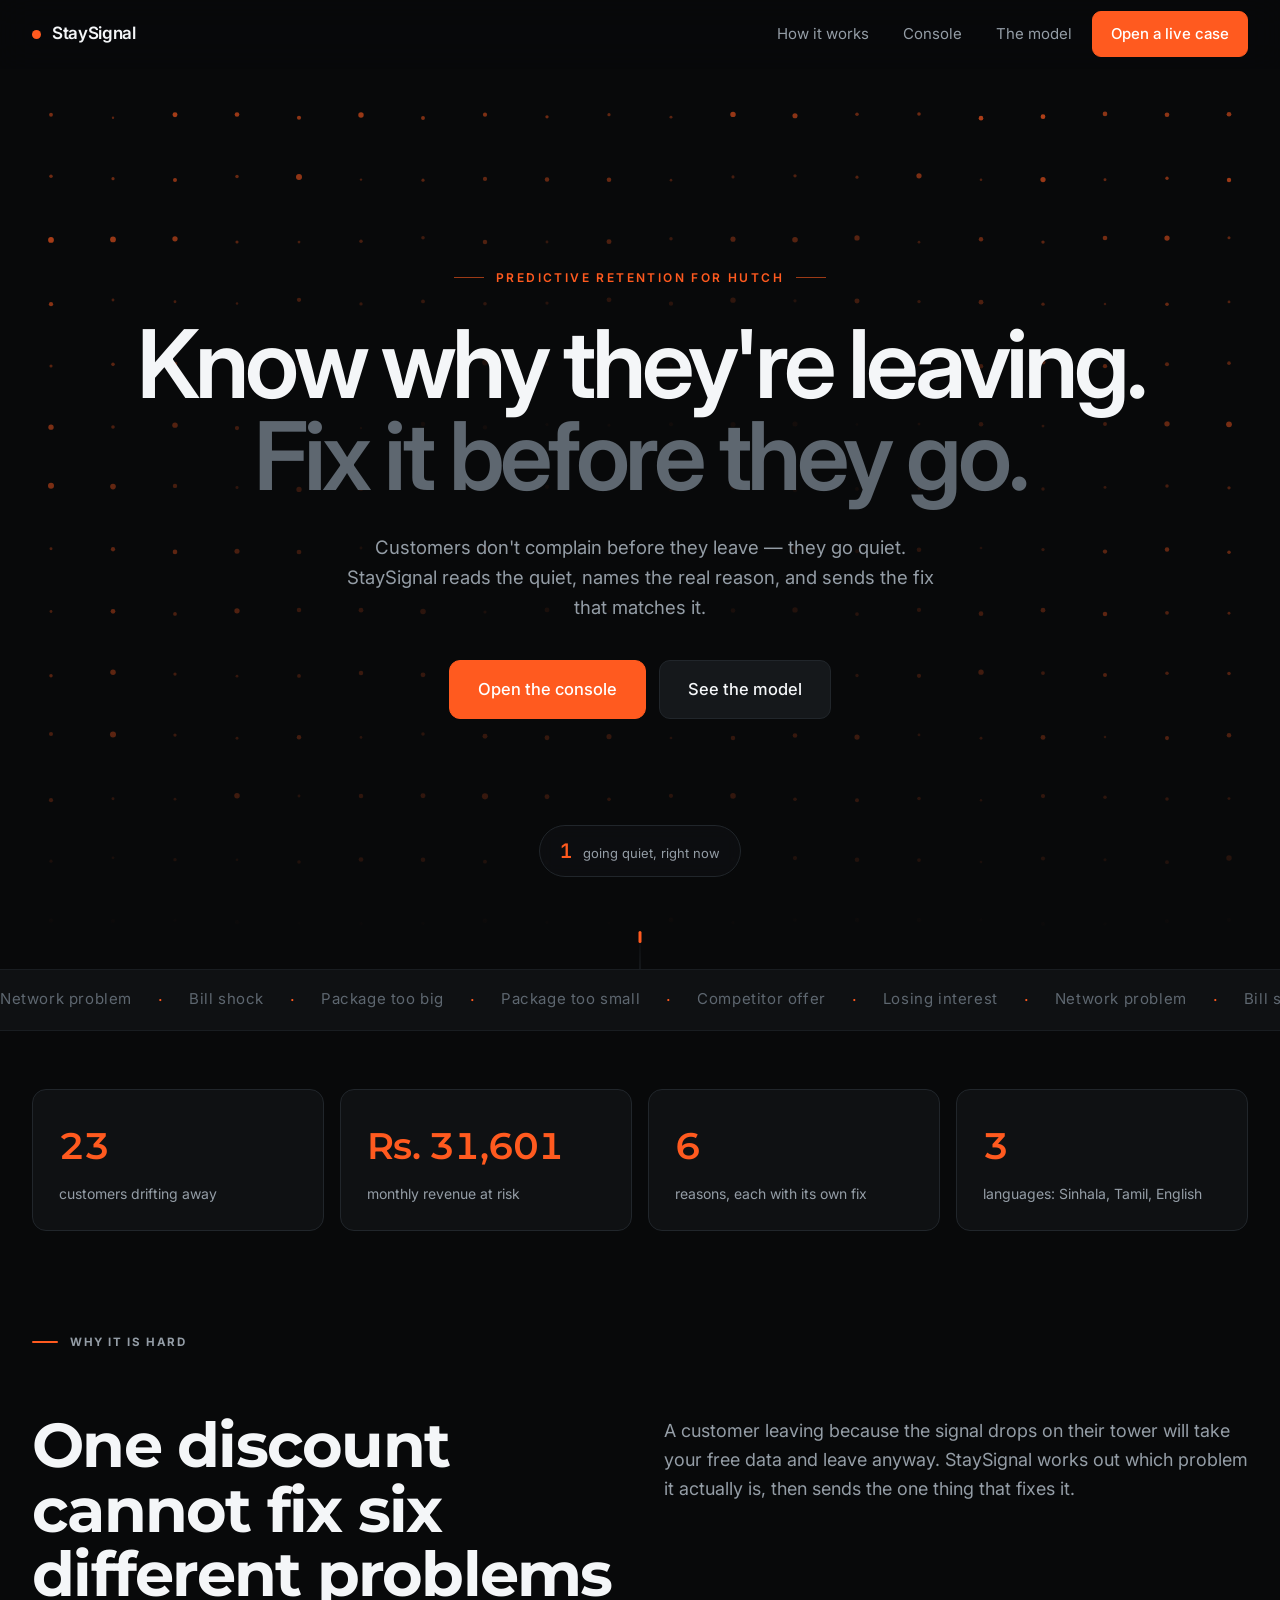
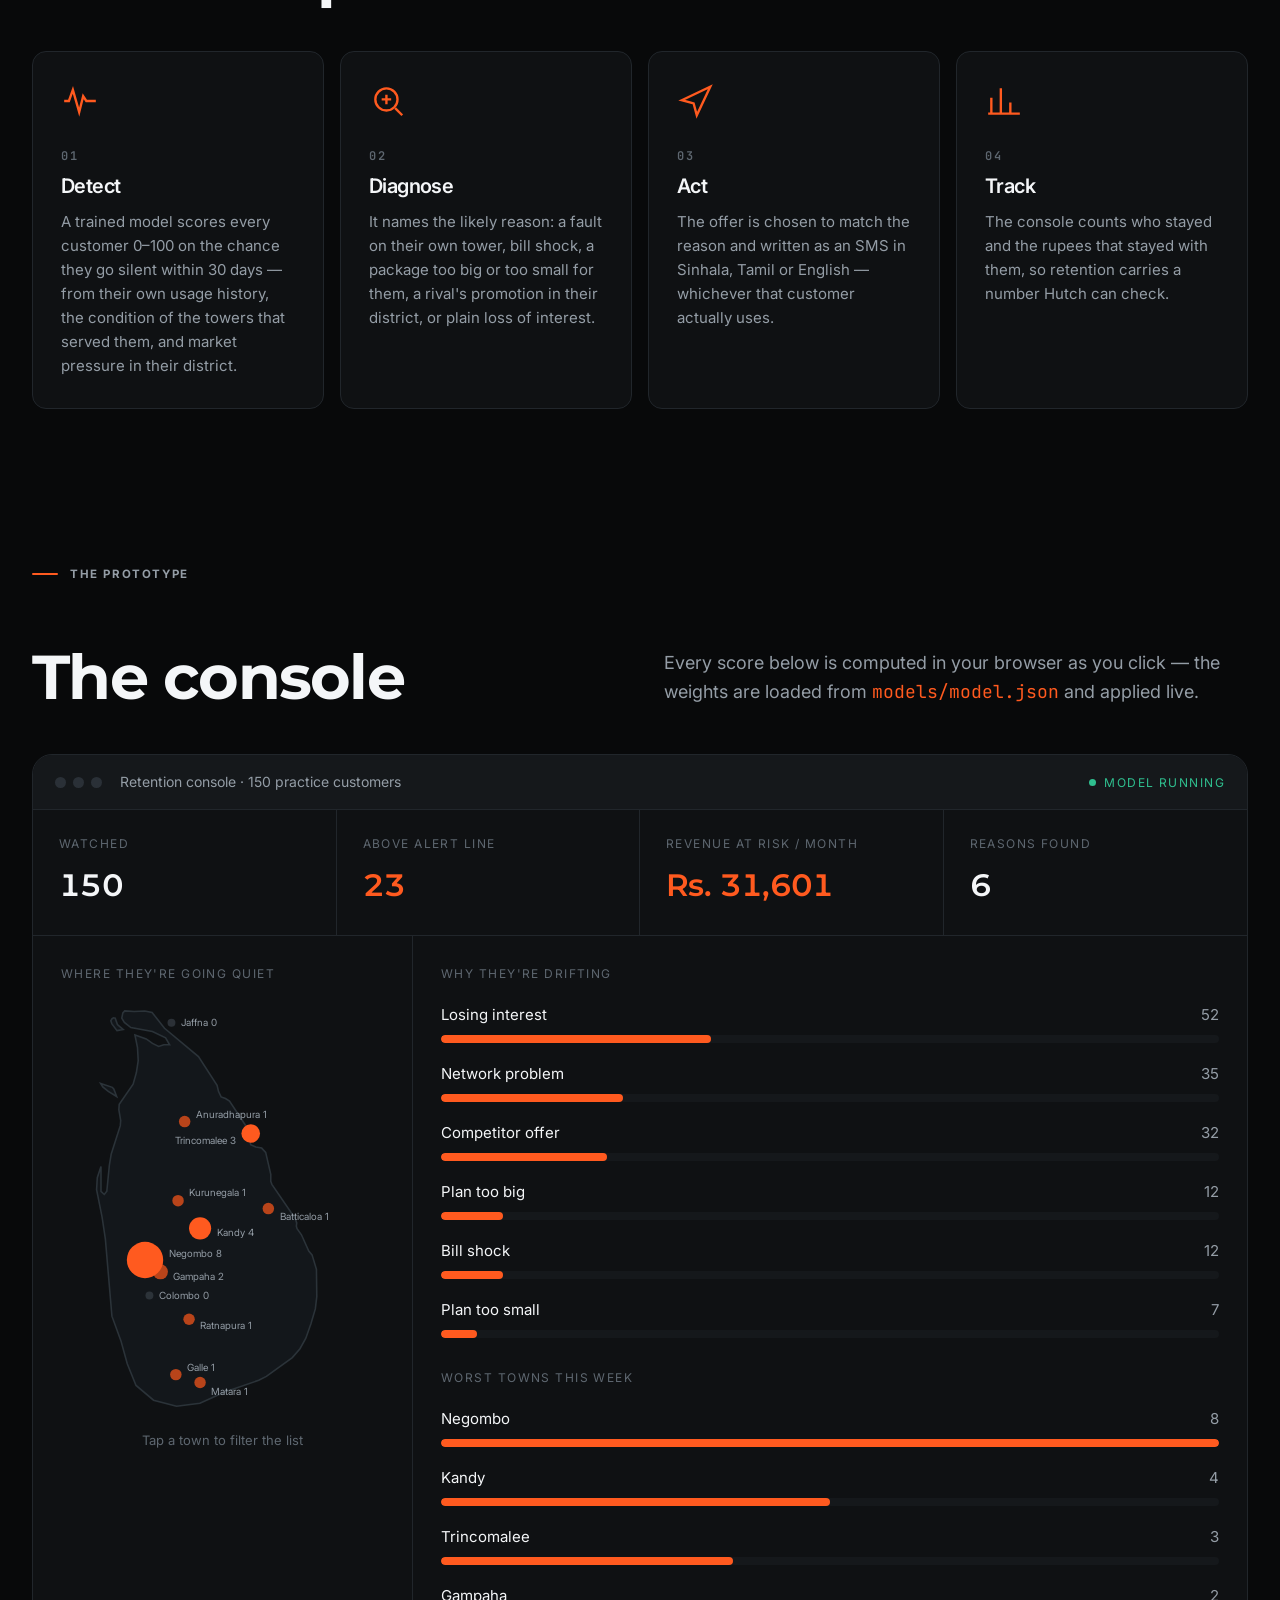
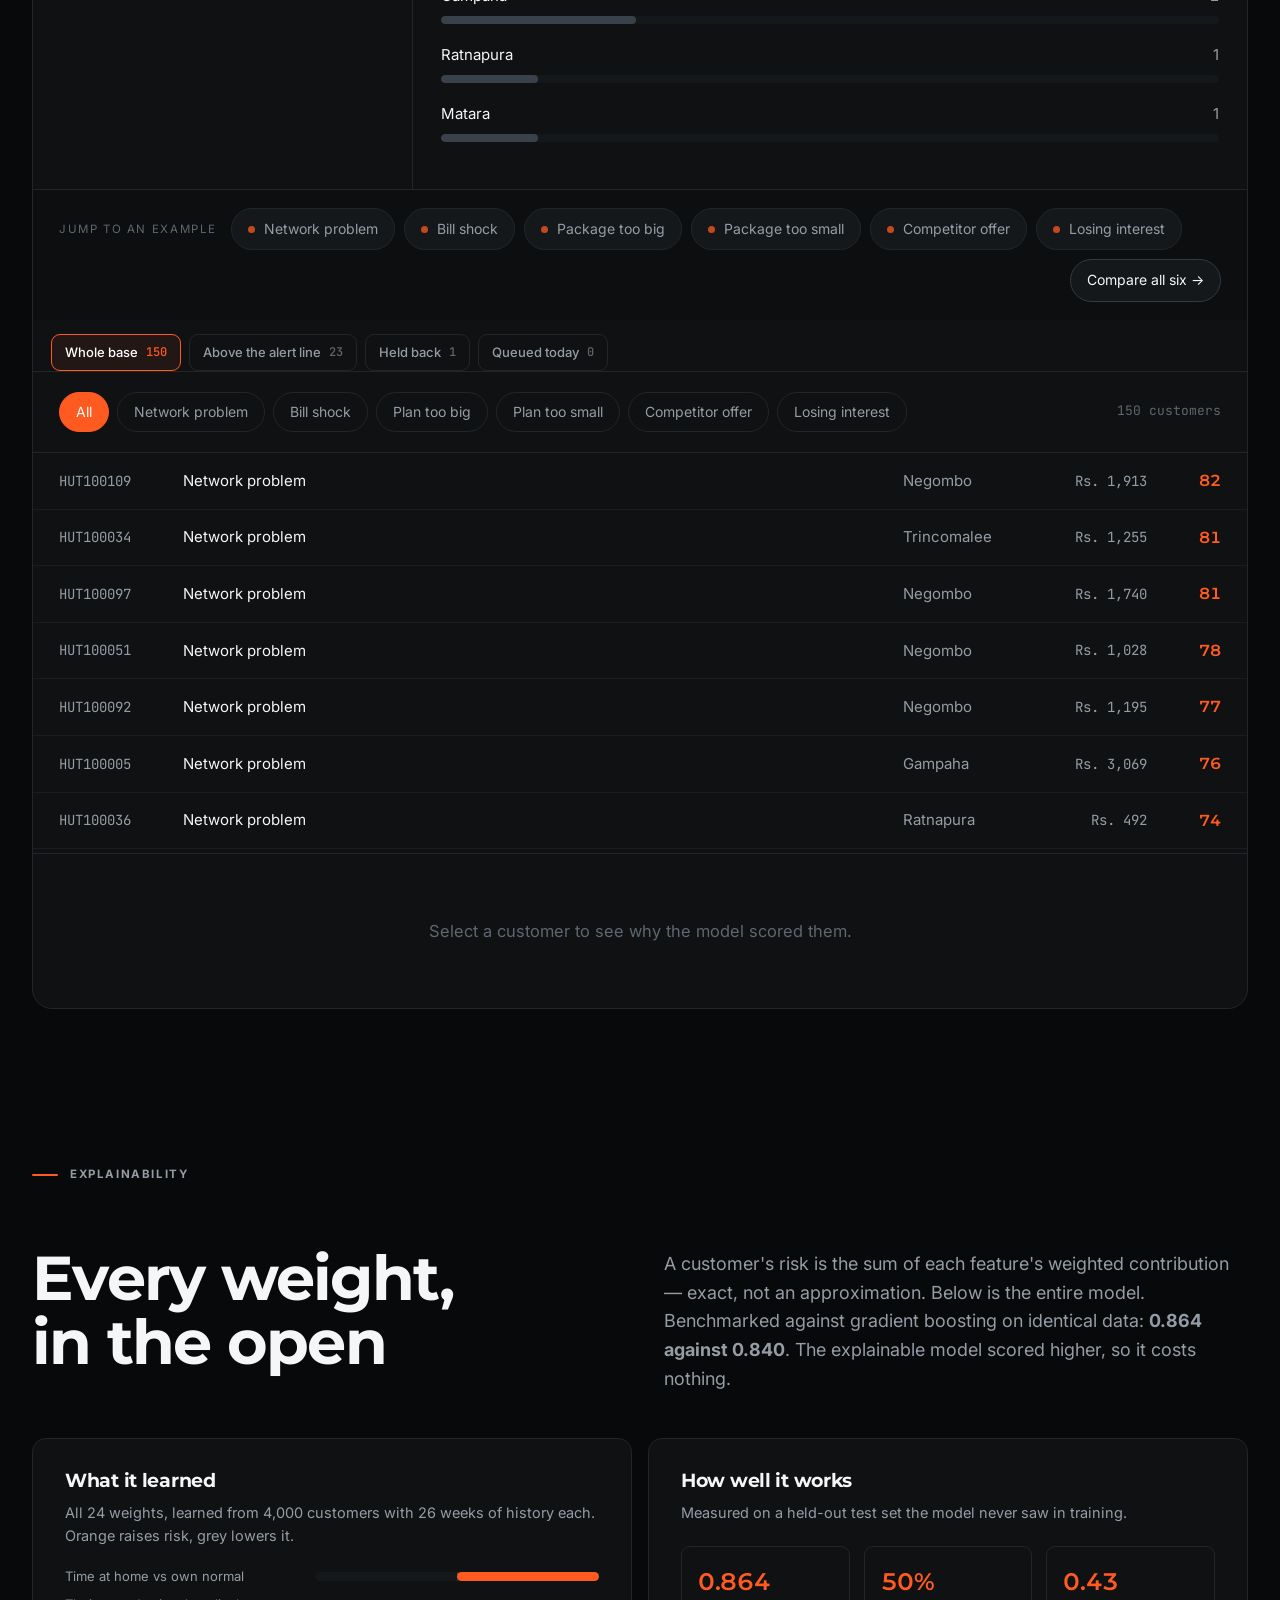
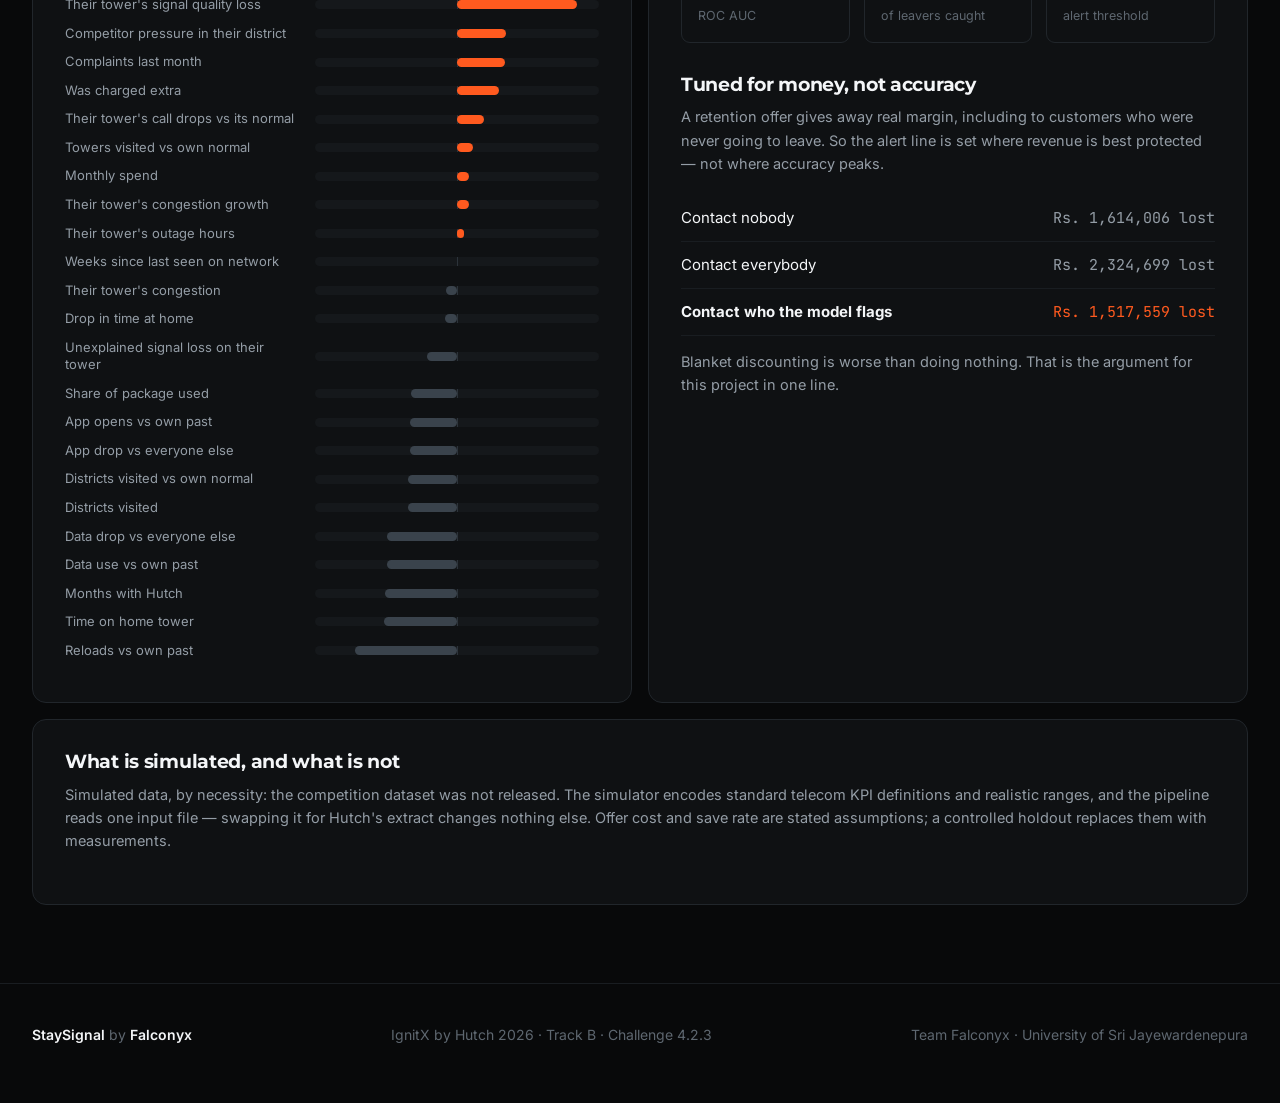
<file: frontend/index.html>
<!DOCTYPE html>
<html lang="en">
<head>
<meta charset="utf-8">
<meta name="viewport" content="width=device-width, initial-scale=1">
<title>StaySignal — know why they're leaving</title>
<meta name="description" content="StaySignal finds Hutch customers going quiet, diagnoses why, and sends the offer that matches the reason — in Sinhala, Tamil or English.">

<!-- how the link looks when it is shared -->
<meta property="og:type" content="website">
<meta property="og:title" content="StaySignal — know why they're leaving">
<meta property="og:description" content="Predictive retention for Hutch. Detect the customers going quiet, diagnose the real reason, and send the fix that matches it. IgnitX 2026, Track B.">
<meta name="twitter:card" content="summary_large_image">
<meta name="theme-color" content="#08090A">

<link rel="icon" href="data:image/svg+xml,%3Csvg xmlns='http://www.w3.org/2000/svg' viewBox='0 0 32 32'%3E%3Crect width='32' height='32' rx='7' fill='%2308090A'/%3E%3Ccircle cx='16' cy='16' r='6' fill='%23FF5A1F'/%3E%3Ccircle cx='16' cy='16' r='11' fill='none' stroke='%23FF5A1F' stroke-opacity='.45' stroke-width='1.5'/%3E%3C/svg%3E">
<link rel="preconnect" href="https://fonts.googleapis.com">
<link rel="preconnect" href="https://fonts.gstatic.com" crossorigin>
<link href="https://fonts.googleapis.com/css2?family=Inter:wght@400;500;600;700&family=JetBrains+Mono:wght@400;500&family=Montserrat:wght@600;700&display=swap" rel="stylesheet">
<link rel="stylesheet" href="styles.css">
</head>
<body>

<div class="progress" id="progress"></div>

<nav class="nav">
  <div class="wrap nav-in">
    <a class="brand" href="#top"><span class="brand-dot"></span> StaySignal</a>
    <div class="nav-links">
      <a href="#how">How it works</a>
      <a href="#console">Console</a>
      <a href="#model">The model</a>
      <button class="btn btn-primary" id="demo-btn">Open a live case</button>
    </div>
  </div>
</nav>

<!-- ------------------------------------------------------------- hero -->
<header class="hero" id="top">
  <canvas class="field" id="field" aria-hidden="true"></canvas>
  <div class="hero-fade"></div>

  <div class="wrap hero-in">
    <div class="eyebrow reveal" data-d="0">Predictive retention for Hutch</div>

    <h1 class="hero-title">
      <span class="ln"><i data-d="1">Know</i> <i data-d="2">why</i> <i data-d="3">they're</i> <i data-d="4">leaving.</i></span>
      <span class="ln dim"><i data-d="5">Fix</i> <i data-d="6">it</i> <i data-d="7">before</i> <i data-d="8">they</i> <i data-d="9">go.</i></span>
    </h1>

    <p class="hero-lede reveal" data-d="10">
      Customers don't complain before they leave — they go quiet. StaySignal reads the
      quiet, names the real reason, and sends the fix that matches it.
    </p>

    <div class="hero-actions reveal" data-d="11">
      <a class="btn btn-primary btn-lg" href="#console">Open the console</a>
      <a class="btn btn-lg" href="#model">See the model</a>
    </div>
  </div>

  <div class="hero-meter reveal" data-d="12">
    <span class="hero-meter-n mono" id="quiet-count">0</span>
    <span class="hero-meter-l">going quiet, right now</span>
  </div>

  <a class="scroll-cue" href="#how" aria-label="Scroll">
    <span></span>
  </a>
</header>

<!-- ------------------------------------------------------------ marquee -->
<div class="marquee" aria-hidden="true">
  <div class="marquee-track">
    <span>Network problem</span><i>·</i><span>Bill shock</span><i>·</i>
    <span>Package too big</span><i>·</i><span>Package too small</span><i>·</i><span>Competitor offer</span><i>·</i><span>Losing interest</span><i>·</i>
    <span>Network problem</span><i>·</i><span>Bill shock</span><i>·</i>
    <span>Package too big</span><i>·</i><span>Package too small</span><i>·</i><span>Competitor offer</span><i>·</i><span>Losing interest</span><i>·</i>
    <span>Network problem</span><i>·</i><span>Bill shock</span><i>·</i>
    <span>Package too big</span><i>·</i><span>Package too small</span><i>·</i><span>Competitor offer</span><i>·</i><span>Losing interest</span><i>·</i>
  </div>
</div>

<!-- ------------------------------------------------------------ stats -->
<section class="tight">
  <div class="wrap">
    <div class="stats rv">
      <div class="stat"><div class="stat-n mono" id="stat-high" data-count="0">0</div>
        <div class="stat-l">customers drifting away</div></div>
      <div class="stat"><div class="stat-n mono" id="stat-rev" data-count="0" data-prefix="Rs. ">Rs. 0</div>
        <div class="stat-l">monthly revenue at risk</div></div>
      <div class="stat"><div class="stat-n mono" data-count="6">0</div>
        <div class="stat-l">reasons, each with its own fix</div></div>
      <div class="stat"><div class="stat-n mono" data-count="3">0</div>
        <div class="stat-l">languages: Sinhala, Tamil, English</div></div>
    </div>
  </div>
</section>

<!-- -------------------------------------------------------------- how -->
<section id="how">
  <div class="wrap">
    <div class="sec-head rv">
      <span class="eyebrow-rule">Why it is hard</span>
      <h2>One discount cannot fix six different problems</h2>
      <p>A customer leaving because the signal drops on their tower will take your free
         data and leave anyway. StaySignal works out which problem it actually is, then
         sends the one thing that fixes it.</p>
    </div>

    <div class="steps rv">
      <div class="step">
        <svg class="step-ico" viewBox="0 0 24 24" fill="none" stroke="currentColor" stroke-width="1.5">
          <path d="M2 12h3l2.5-7 4 14L14 9l2 3h6"/>
        </svg>
        <div class="step-n mono">01</div><h3>Detect</h3>
        <p>A trained model scores every customer 0–100 on the chance they go silent
           within 30 days — from their own usage history, the condition of the towers
           that served them, and market pressure in their district.</p>
      </div>
      <div class="step">
        <svg class="step-ico" viewBox="0 0 24 24" fill="none" stroke="currentColor" stroke-width="1.5">
          <circle cx="11" cy="11" r="7"/><path d="M16.5 16.5 21 21"/><path d="M11 8v6M8 11h6"/>
        </svg>
        <div class="step-n mono">02</div><h3>Diagnose</h3>
        <p>It names the likely reason: a fault on their own tower, bill shock,
           a package too big or too small for them, a rival's promotion in their
           district, or plain loss of interest.</p>
      </div>
      <div class="step">
        <svg class="step-ico" viewBox="0 0 24 24" fill="none" stroke="currentColor" stroke-width="1.5">
          <path d="M3 11.5 21 3l-8.5 18-2-7.5-7.5-2Z"/>
        </svg>
        <div class="step-n mono">03</div><h3>Act</h3>
        <p>The offer is chosen to match the reason and written as an SMS in Sinhala,
           Tamil or English — whichever that customer actually uses.</p>
      </div>
      <div class="step">
        <svg class="step-ico" viewBox="0 0 24 24" fill="none" stroke="currentColor" stroke-width="1.5">
          <path d="M4 20V10M10 20V4M16 20v-7M22 20H2"/>
        </svg>
        <div class="step-n mono">04</div><h3>Track</h3>
        <p>The console counts who stayed and the rupees that stayed with them, so
           retention carries a number Hutch can check.</p>
      </div>
    </div>
  </div>
</section>

<!-- ---------------------------------------------------------- console -->
<section id="console">
  <div class="wrap">
    <div class="sec-head rv">
      <span class="eyebrow-rule">The prototype</span>
      <h2>The console</h2>
      <p>Every score below is computed in your browser as you click — the weights are
         loaded from <span class="mono hl">models/model.json</span> and applied live.</p>
    </div>

    <div class="console rv">
      <div class="console-bar">
        <span class="dots"><i></i><i></i><i></i></span>
        <span class="console-title">Retention console · 150 practice customers</span>
        <span class="live"><i></i> model running</span>
      </div>

      <div class="kpis">
        <div class="kpi"><div class="kpi-l">Watched</div>
          <div class="kpi-v mono" id="kpi-total" data-count="0">0</div></div>
        <div class="kpi"><div class="kpi-l">Above alert line</div>
          <div class="kpi-v mono risk" id="kpi-high" data-count="0">0</div></div>
        <div class="kpi"><div class="kpi-l">Revenue at risk / month</div>
          <div class="kpi-v mono risk" id="kpi-rev" data-count="0" data-prefix="Rs. ">Rs. 0</div></div>
        <div class="kpi"><div class="kpi-l">Reasons found</div>
          <div class="kpi-v mono">6</div></div>
      </div>

      <div class="panel-row">
        <div class="panel">
          <div class="panel-h">Where they're going quiet</div>
          <div class="map-wrap"><svg class="map" id="map"></svg></div>
          <p class="hint">Tap a town to filter the list</p>
        </div>
        <div class="panel">
          <div class="panel-h">Why they're drifting</div>
          <div id="cause-bars" style="margin-bottom:30px"></div>
          <div class="panel-h">Worst towns this week</div>
          <div id="town-bars"></div>
        </div>
      </div>

      <!-- These open one real example of each cause. The chip row below filters
           the list instead; the two are different actions on the same set. -->
      <div class="demo-strip">
        <span class="demo-l">Jump to an example</span>
        <button class="case" data-case="Network problem"><i></i>Network problem</button>
        <button class="case" data-case="Bill shock"><i></i>Bill shock</button>
        <button class="case" data-case="Plan too big"><i></i>Package too big</button>
        <button class="case" data-case="Plan too small"><i></i>Package too small</button>
        <button class="case" data-case="Competitor offer"><i></i>Competitor offer</button>
        <button class="case" data-case="Losing interest"><i></i>Losing interest</button>
        <button class="case compare" id="compare">Compare all six &rarr;</button>
      </div>

      <!-- Flagged is not the same as contacted. The held-back queue is a view
           of its own so a suppressed customer is visible rather than silently
           dropped. -->
      <div class="views">
        <button class="view on" data-view="all">Whole base <span class="view-n mono" id="n-all"></span></button>
        <button class="view" data-view="flagged">Above the alert line <span class="view-n mono" id="n-flagged"></span></button>
        <button class="view" data-view="held">Held back <span class="view-n mono" id="n-held"></span></button>
        <button class="view" data-view="queued">Queued today <span class="view-n mono" id="n-queued"></span></button>
      </div>

      <div class="filters">
        <button class="chip on" data-cause="all">All</button>
        <button class="chip" data-cause="Network problem">Network problem</button>
        <button class="chip" data-cause="Bill shock">Bill shock</button>
        <button class="chip" data-cause="Plan too big">Plan too big</button>
        <button class="chip" data-cause="Plan too small">Plan too small</button>
        <button class="chip" data-cause="Competitor offer">Competitor offer</button>
        <button class="chip" data-cause="Losing interest">Losing interest</button>
        <span class="mono list-count" id="list-count"></span>
      </div>

      <div class="list" id="list"></div>

      <div class="detail-empty" id="detail">Select a customer to see why the model scored them.</div>
    </div>
  </div>
</section>

<!-- ------------------------------------------------------------ model -->
<section id="model">
  <div class="wrap">
    <div class="sec-head rv">
      <span class="eyebrow-rule">Explainability</span>
      <h2>Every weight, in the open</h2>
      <p>A customer's risk is the sum of each feature's weighted contribution — exact, not
         an approximation. Below is the entire model. Benchmarked against gradient boosting
         on identical data: <b>0.864 against 0.840</b>. The explainable model scored higher,
         so it costs nothing.</p>
    </div>

    <div class="model-grid rv">
      <div class="card">
        <h3>What it learned</h3>
        <p class="card-p">All 24 weights, learned from 4,000 customers with 26 weeks of
           history each. Orange raises risk, grey lowers it.</p>
        <div id="weights"></div>
      </div>

      <div class="card">
        <h3>How well it works</h3>
        <p class="card-p">Measured on a held-out test set the model never saw in training.</p>
        <div class="metrics">
          <div class="metric"><div class="metric-v mono" id="model-auc">—</div>
            <div class="metric-l">ROC AUC</div></div>
          <div class="metric"><div class="metric-v mono">50%</div>
            <div class="metric-l">of leavers caught</div></div>
          <div class="metric"><div class="metric-v mono" id="model-thresh">—</div>
            <div class="metric-l">alert threshold</div></div>
        </div>

        <h3 style="margin-top:32px">Tuned for money, not accuracy</h3>
        <p class="card-p">A retention offer gives away real margin, including to customers
           who were never going to leave. So the alert line is set where revenue is best
           protected — not where accuracy peaks.</p>
        <table class="facts" style="margin-top:16px">
          <tr><td>Contact nobody</td><td class="num mono">Rs. 1,614,006 lost</td></tr>
          <tr><td>Contact everybody</td><td class="num mono">Rs. 2,324,699 lost</td></tr>
          <tr><td><b class="on-text">Contact who the model flags</b></td>
              <td class="num mono" style="color:var(--risk)">Rs. 1,517,559 lost</td></tr>
        </table>
        <p class="card-p" style="margin-top:14px">
          Blanket discounting is worse than doing nothing. That is the argument for this
          project in one line.</p>
      </div>
    </div>

    <div class="card rv" style="margin-top:16px">
      <h3>What is simulated, and what is not</h3>
      <p class="card-p">Simulated data, by necessity: the competition dataset was not
         released. The simulator encodes standard telecom KPI definitions and realistic
         ranges, and the pipeline reads one input file — swapping it for Hutch's extract
         changes nothing else. Offer cost and save rate are stated assumptions; a controlled
         holdout replaces them with measurements.</p>
    </div>
  </div>
</section>

<footer>
  <div class="wrap foot-in">
    <span class="foot-brand">StaySignal <i>by</i> Falconyx</span>
    <span>IgnitX by Hutch 2026 · Track B · Challenge 4.2.3</span>
    <span>Team Falconyx · University of Sri Jayewardenepura</span>
  </div>
</footer>

<script src="data.js"></script>
<script src="app.js"></script>
</body>
</html>
</file>
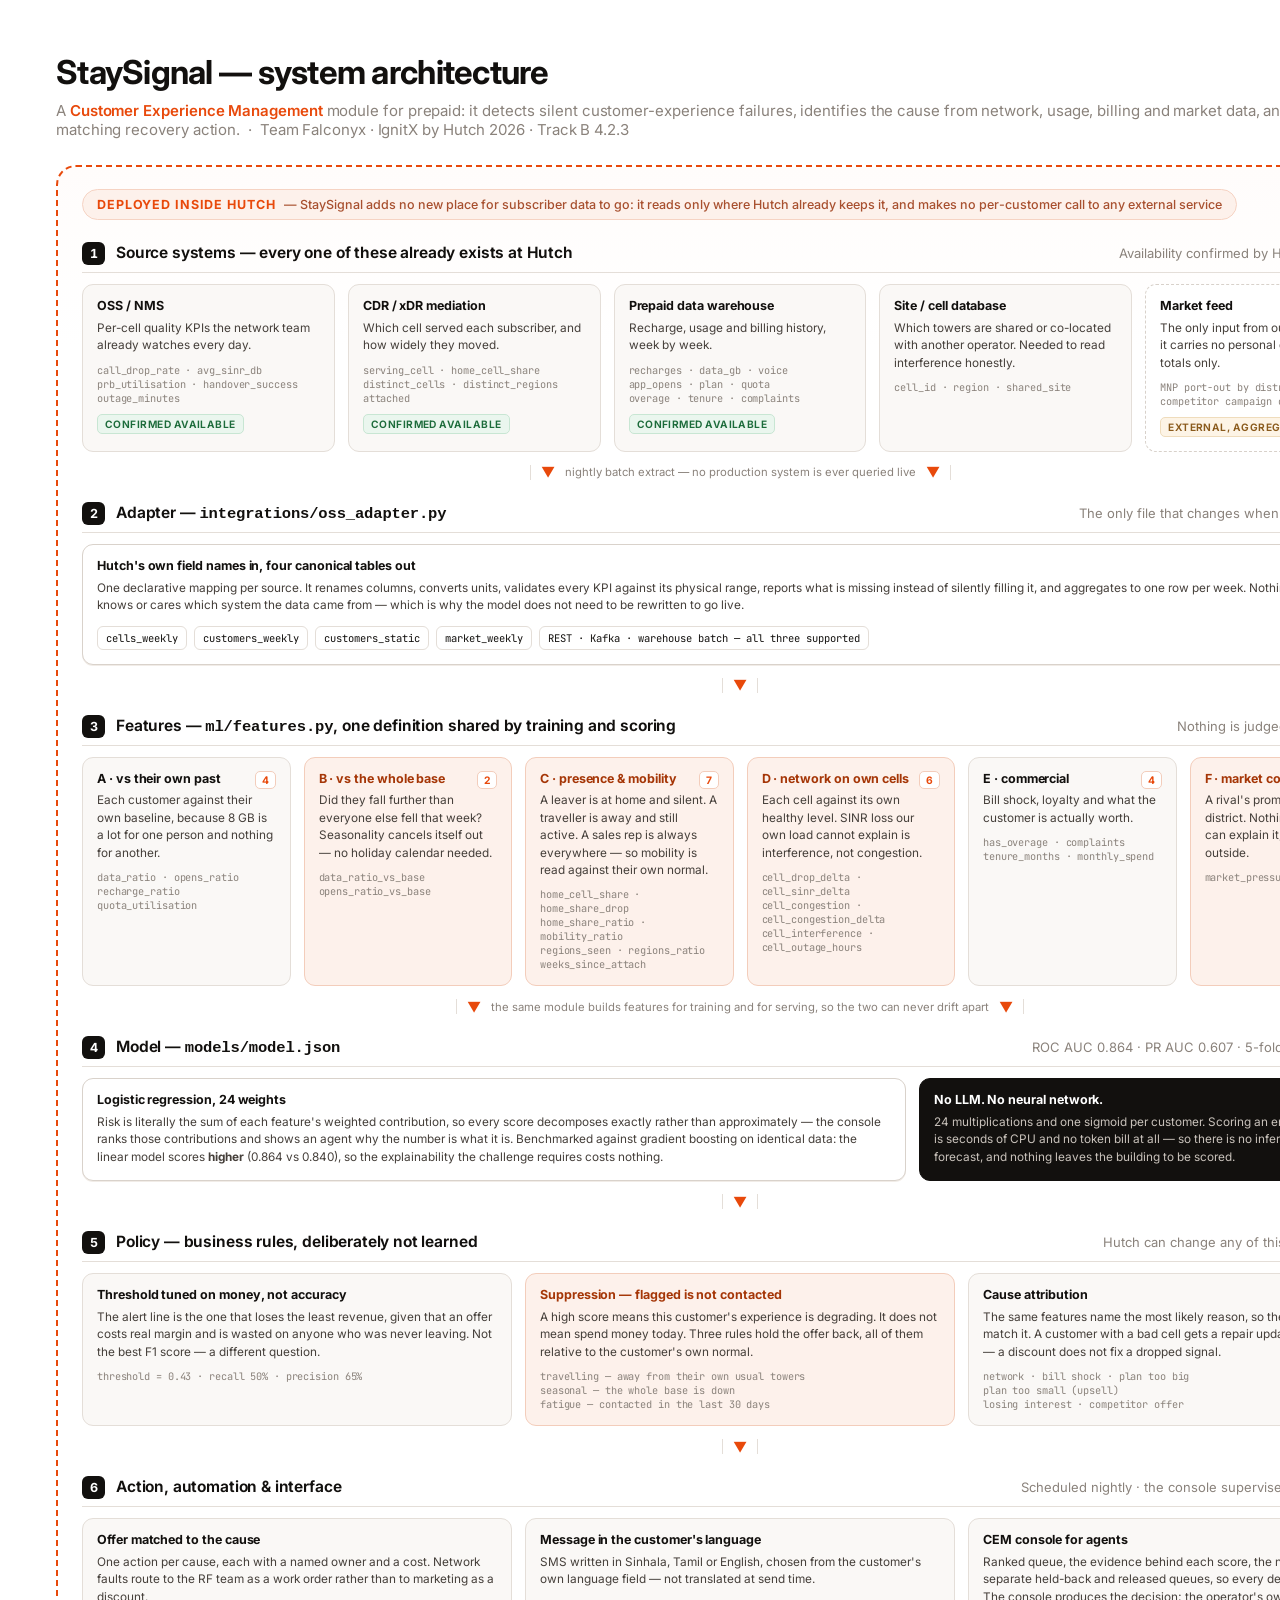
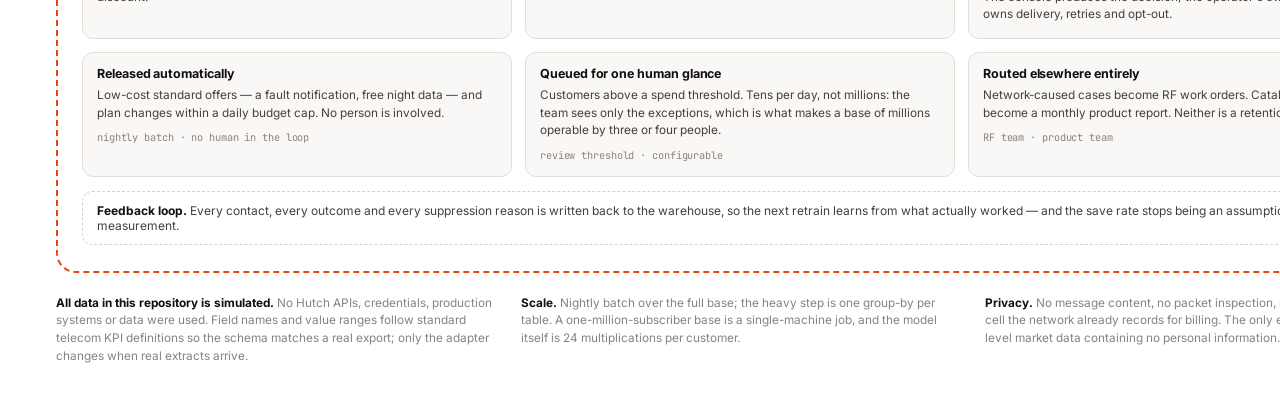
<file: docs/architecture.html>
<!doctype html>
<meta charset="utf-8">
<title>StaySignal — system architecture</title>
<link rel="preconnect" href="https://fonts.googleapis.com">
<link rel="preconnect" href="https://fonts.gstatic.com" crossorigin>
<link href="https://fonts.googleapis.com/css2?family=Inter:wght@400;500;600;700&family=JetBrains+Mono:wght@400;500&display=swap" rel="stylesheet">
<style>
  :root{
    --ink:#12100E; --body:#453F3A; --muted:#8A827B;
    --orange:#E8490B; --orange-soft:#FDF1EB;
    --line:#E4DED8; --panel:#FAF8F6; --paper:#FFFFFF;
  }
  *{box-sizing:border-box;margin:0;padding:0}
  body{
    width:1480px; background:var(--paper); color:var(--body);
    font-family:Inter,"Helvetica Neue",Arial,sans-serif;
    -webkit-font-smoothing:antialiased; padding:52px 56px 44px;
  }
  h1{font-size:33px; letter-spacing:-.022em; color:var(--ink); font-weight:700}
  .sub{font-size:15px; color:var(--muted); margin-top:9px; letter-spacing:-.005em}
  .sub b{color:var(--orange); font-weight:600}

  .boundary{
    margin-top:26px; border:2px dashed var(--orange); border-radius:20px;
    background:linear-gradient(180deg,#FFFCFB,#FFFFFF 180px); padding:22px 24px 26px;
  }
  .boundary-tag{
    display:inline-flex; align-items:center; gap:9px;
    font-size:12.5px; font-weight:700; letter-spacing:.07em; text-transform:uppercase;
    color:var(--orange); background:var(--orange-soft);
    border:1px solid #F6D3C3; border-radius:999px; padding:7px 14px;
  }
  .boundary-tag span{font-weight:500; text-transform:none; letter-spacing:0; color:#A8502F}

  .band{margin-top:22px}
  .band-h{
    display:flex; align-items:baseline; gap:11px; margin-bottom:11px;
    padding-bottom:7px; border-bottom:1px solid var(--line);
  }
  .n{
    flex:none; width:23px; height:23px; border-radius:6px;
    background:var(--ink); color:#fff; font-size:12.5px; font-weight:700;
    display:grid; place-items:center; font-variant-numeric:tabular-nums;
  }
  .band-h h2{font-size:15.5px; color:var(--ink); font-weight:650; letter-spacing:-.01em}
  .band-h p{font-size:13px; color:var(--muted); margin-left:auto; text-align:right}

  .row{display:grid; gap:13px}
  .c5{grid-template-columns:repeat(5,1fr)}
  .c6{grid-template-columns:repeat(6,1fr)}
  .c3{grid-template-columns:repeat(3,1fr)}
  .c2{grid-template-columns:1.72fr 1fr}

  .box{
    border:1px solid var(--line); border-radius:11px; background:var(--panel);
    padding:13px 14px 14px; min-height:0;
  }
  .box h3{
    font-size:12.5px; font-weight:700; color:var(--ink); letter-spacing:-.005em;
    line-height:1.25; margin-bottom:6px;
  }
  .box p{font-size:11.8px; line-height:1.48; color:var(--body)}
  .box .src{
    display:block; margin-top:8px; font-family:"JetBrains Mono",ui-monospace,monospace;
    font-size:10.3px; color:var(--muted); letter-spacing:-.01em;
  }
  .ok{
    display:inline-block; margin-top:9px; font-size:10.2px; font-weight:650;
    letter-spacing:.045em; text-transform:uppercase;
    color:#1C6B3A; background:#EAF6EE; border:1px solid #C8E6D3;
    border-radius:5px; padding:3px 7px;
  }
  .box.outside{background:#fff; border-style:dashed; border-color:#D8D1CA}
  .box.outside .ok{color:#8A5A1C; background:#FDF4E6; border-color:#EFDCBC}
  .box.lead{background:#fff; border-color:#D9D2CB; box-shadow:0 1px 0 #F1ECE7}
  .box.hot{background:var(--orange-soft); border-color:#F3CDBB}
  .box.hot h3{color:#A53607}
  .box.dark{background:var(--ink); border-color:var(--ink)}
  .box.dark h3{color:#fff}
  .box.dark p{color:#C9C2BB}

  .pills{display:flex; flex-wrap:wrap; gap:7px; margin-top:11px}
  .pill{
    font-family:"JetBrains Mono",ui-monospace,monospace; font-size:10.5px;
    color:var(--ink); background:#fff; border:1px solid var(--line);
    border-radius:6px; padding:4px 8px;
  }
  .count{
    float:right; font-size:10.3px; font-weight:700; color:var(--orange);
    background:#fff; border:1px solid #F3CDBB; border-radius:5px; padding:2px 6px;
    margin-left:6px;
  }
  .flow{
    display:flex; align-items:center; justify-content:center; gap:10px;
    margin:13px 0 2px; font-size:11.3px; color:var(--muted);
  }
  .flow i{
    display:block; width:1px; height:15px; background:var(--line);
  }
  .arrow{color:var(--orange); font-size:14px; line-height:1}

  .feedback{
    margin-top:14px; border:1px dashed #D8D1CA; border-radius:10px;
    padding:11px 14px; font-size:12px; color:var(--body); background:#fff;
  }
  .feedback b{color:var(--ink)}

  footer{
    margin-top:22px; display:flex; gap:26px; align-items:flex-start;
    font-size:11.8px; color:var(--muted); line-height:1.5;
  }
  footer div{flex:1}
  footer b{color:var(--ink)}
</style>

<h1>StaySignal — system architecture</h1>
<p class="sub">A <b>Customer Experience Management</b> module for prepaid: it detects silent
customer-experience failures, identifies the cause from network, usage, billing and market data,
and triggers the matching recovery action. &nbsp;·&nbsp; Team Falconyx · IgnitX by Hutch 2026 · Track B 4.2.3</p>

<div class="boundary">
  <div class="boundary-tag">Deployed inside Hutch
    <span>— StaySignal adds no new place for subscriber data to go: it reads only where Hutch already keeps it, and makes no per-customer call to any external service</span>
  </div>

  <!-- 1 -->
  <div class="band">
    <div class="band-h"><div class="n">1</div><h2>Source systems — every one of these already exists at Hutch</h2>
      <p>Availability confirmed by Hutch IT, 1 Oct 2026</p></div>
    <div class="row c5">
      <div class="box"><h3>OSS / NMS</h3>
        <p>Per-cell quality KPIs the network team already watches every day.</p>
        <span class="src">call_drop_rate · avg_sinr_db<br>prb_utilisation · handover_success<br>outage_minutes</span>
        <span class="ok">confirmed available</span></div>
      <div class="box"><h3>CDR / xDR mediation</h3>
        <p>Which cell served each subscriber, and how widely they moved.</p>
        <span class="src">serving_cell · home_cell_share<br>distinct_cells · distinct_regions<br>attached</span>
        <span class="ok">confirmed available</span></div>
      <div class="box"><h3>Prepaid data warehouse</h3>
        <p>Recharge, usage and billing history, week by week.</p>
        <span class="src">recharges · data_gb · voice<br>app_opens · plan · quota<br>overage · tenure · complaints</span>
        <span class="ok">confirmed available</span></div>
      <div class="box"><h3>Site / cell database</h3>
        <p>Which towers are shared or co-located with another operator. Needed to read interference honestly.</p>
        <span class="src">cell_id · region · shared_site</span></div>
      <div class="box outside"><h3>Market feed</h3>
        <p>The only input from outside Hutch, and it carries no personal data — district totals only.</p>
        <span class="src">MNP port-out by district<br>competitor campaign calendar</span>
        <span class="ok">external, aggregate</span></div>
    </div>
  </div>

  <div class="flow"><i></i><span class="arrow">▼</span> nightly batch extract — no production system is ever queried live <span class="arrow">▼</span><i></i></div>

  <!-- 2 -->
  <div class="band">
    <div class="band-h"><div class="n">2</div><h2>Adapter — <code>integrations/oss_adapter.py</code></h2>
      <p>The only file that changes when real extracts arrive</p></div>
    <div class="row">
      <div class="box lead">
        <h3>Hutch's own field names in, four canonical tables out</h3>
        <p>One declarative mapping per source. It renames columns, converts units, validates every KPI
        against its physical range, reports what is missing instead of silently filling it, and aggregates
        to one row per week. Nothing downstream knows or cares which system the data came from — which is
        why the model does not need to be rewritten to go live.</p>
        <div class="pills">
          <span class="pill">cells_weekly</span><span class="pill">customers_weekly</span>
          <span class="pill">customers_static</span><span class="pill">market_weekly</span>
          <span class="pill">REST · Kafka · warehouse batch — all three supported</span>
        </div>
      </div>
    </div>
  </div>

  <div class="flow"><i></i><span class="arrow">▼</span><i></i></div>

  <!-- 3 -->
  <div class="band">
    <div class="band-h"><div class="n">3</div><h2>Features — <code>ml/features.py</code>, one definition shared by training and scoring</h2>
      <p>Nothing is judged in absolute terms</p></div>
    <div class="row c6">
      <div class="box"><h3>A · vs their own past<span class="count">4</span></h3>
        <p>Each customer against their own baseline, because 8 GB is a lot for one person and nothing for another.</p>
        <span class="src">data_ratio · opens_ratio<br>recharge_ratio<br>quota_utilisation</span></div>
      <div class="box hot"><h3>B · vs the whole base<span class="count">2</span></h3>
        <p>Did they fall further than everyone else fell that week? Seasonality cancels itself out — no holiday calendar needed.</p>
        <span class="src">data_ratio_vs_base<br>opens_ratio_vs_base</span></div>
      <div class="box hot"><h3>C · presence &amp; mobility<span class="count">7</span></h3>
        <p>A leaver is at home and silent. A traveller is away and still active. A sales rep is always everywhere — so mobility is read against their own normal.</p>
        <span class="src">home_cell_share · home_share_drop<br>home_share_ratio · mobility_ratio<br>regions_seen · regions_ratio<br>weeks_since_attach</span></div>
      <div class="box hot"><h3>D · network on own cells<span class="count">6</span></h3>
        <p>Each cell against its own healthy level. SINR loss our own load cannot explain is interference, not congestion.</p>
        <span class="src">cell_drop_delta · cell_sinr_delta<br>cell_congestion · cell_congestion_delta<br>cell_interference · cell_outage_hours</span></div>
      <div class="box"><h3>E · commercial<span class="count">4</span></h3>
        <p>Bill shock, loyalty and what the customer is actually worth.</p>
        <span class="src">has_overage · complaints<br>tenure_months · monthly_spend</span></div>
      <div class="box hot"><h3>F · market context<span class="count">1</span></h3>
        <p>A rival's promotion in their district. Nothing inside Hutch can explain it, so it comes from outside.</p>
        <span class="src">market_pressure</span></div>
    </div>
  </div>

  <div class="flow"><i></i><span class="arrow">▼</span> the same module builds features for training and for serving, so the two can never drift apart <span class="arrow">▼</span><i></i></div>

  <!-- 4 -->
  <div class="band">
    <div class="band-h"><div class="n">4</div><h2>Model — <code>models/model.json</code></h2>
      <p>ROC AUC 0.864 · PR AUC 0.607 · 5-fold CV 0.857 ± 0.008</p></div>
    <div class="row c2">
      <div class="box lead">
        <h3>Logistic regression, 24 weights</h3>
        <p>Risk is literally the sum of each feature's weighted contribution, so every score decomposes
        exactly rather than approximately — the console ranks those contributions and shows an agent why
        the number is what it is. Benchmarked against gradient boosting on identical data: the linear model
        scores <b>higher</b> (0.864 vs 0.840), so the explainability the challenge requires costs nothing.</p>
      </div>
      <div class="box dark">
        <h3>No LLM. No neural network.</h3>
        <p>24 multiplications and one sigmoid per customer. Scoring an entire prepaid base is seconds of CPU
        and no token bill at all — so there is no inference cost to forecast, and nothing leaves the building
        to be scored.</p>
      </div>
    </div>
  </div>

  <div class="flow"><i></i><span class="arrow">▼</span><i></i></div>

  <!-- 5 -->
  <div class="band">
    <div class="band-h"><div class="n">5</div><h2>Policy — business rules, deliberately not learned</h2>
      <p>Hutch can change any of this without retraining</p></div>
    <div class="row c3">
      <div class="box"><h3>Threshold tuned on money, not accuracy</h3>
        <p>The alert line is the one that loses the least revenue, given that an offer costs real margin and
        is wasted on anyone who was never leaving. Not the best F1 score — a different question.</p>
        <span class="src">threshold = 0.43 · recall 50% · precision 65%</span></div>
      <div class="box hot"><h3>Suppression — flagged is not contacted</h3>
        <p>A high score means this customer's experience is degrading. It does not mean spend money today.
        Three rules hold the offer back, all of them relative to the customer's own normal.</p>
        <span class="src">travelling — away from their own usual towers<br>seasonal — the whole base is down<br>fatigue — contacted in the last 30 days</span></div>
      <div class="box"><h3>Cause attribution</h3>
        <p>The same features name the most likely reason, so the action can match it. A customer with a bad
        cell gets a repair update, not a discount — a discount does not fix a dropped signal.</p>
        <span class="src">network · bill shock · plan too big<br>plan too small (upsell)<br>losing interest · competitor offer</span></div>
    </div>
  </div>

  <div class="flow"><i></i><span class="arrow">▼</span><i></i></div>

  <!-- 6 -->
  <div class="band">
    <div class="band-h"><div class="n">6</div><h2>Action, automation &amp; interface</h2>
      <p>Scheduled nightly &middot; the console supervises, it does not send</p></div>
    <div class="row c3">
      <div class="box"><h3>Offer matched to the cause</h3>
        <p>One action per cause, each with a named owner and a cost. Network faults route to the RF team as a
        work order rather than to marketing as a discount.</p></div>
      <div class="box"><h3>Message in the customer's language</h3>
        <p>SMS written in Sinhala, Tamil or English, chosen from the customer's own language field — not
        translated at send time.</p></div>
      <div class="box"><h3>CEM console for agents</h3>
        <p>Ranked queue, the evidence behind each score, the named tower, and separate held-back and
        released queues, so every decision is visible. The console produces the decision; the operator's
        own SMS platform owns delivery, retries and opt-out.</p></div>
    </div>
    <div class="row c3" style="margin-top:13px">
      <div class="box"><h3>Released automatically</h3>
        <p>Low-cost standard offers &mdash; a fault notification, free night data &mdash;
        and plan changes within a daily budget cap. No person is involved.</p>
        <span class="src">nightly batch &middot; no human in the loop</span></div>
      <div class="box"><h3>Queued for one human glance</h3>
        <p>Customers above a spend threshold. Tens per day, not millions: the team
        sees only the exceptions, which is what makes a base of millions operable
        by three or four people.</p>
        <span class="src">review threshold &middot; configurable</span></div>
      <div class="box"><h3>Routed elsewhere entirely</h3>
        <p>Network-caused cases become RF work orders. Catalogue gaps become a
        monthly product report. Neither is a retention offer.</p>
        <span class="src">RF team &middot; product team</span></div>
    </div>

    <div class="feedback">
      <b>Feedback loop.</b> Every contact, every outcome and every suppression reason is written back to the
      warehouse, so the next retrain learns from what actually worked — and the save rate stops being an
      assumption and becomes a measurement.
    </div>
  </div>
</div>

<footer>
  <div><b>All data in this repository is simulated.</b> No Hutch APIs, credentials, production systems
  or data were used. Field names and value ranges follow standard telecom KPI definitions so the schema
  matches a real export; only the adapter changes when real extracts arrive.</div>
  <div><b>Scale.</b> Nightly batch over the full base; the heavy step is one group-by per table.
  A one-million-subscriber base is a single-machine job, and the model itself is 24 multiplications
  per customer.</div>
  <div><b>Privacy.</b> No message content, no packet inspection, no location beyond the cell the network
  already records for billing. The only external input is district-level market data containing no
  personal information.</div>
</footer>
</file>
<file: frontend/styles.css>
/* StaySignal console — styles */

:root {
  --bg: #08090A;
  --surface: #0F1113;
  --surface-2: #15181B;
  --line: #21262B;
  --line-soft: #191D21;
  --text: #F4F6F8;
  --muted: #949DA6;
  --faint: #5E6770;

  --risk: #FF5A1F;
  --safe: #2FBF8F;

  --r-sm: 9px;
  --r: 14px;
  --r-lg: 20px;

  --gutter: 32px;
  --max: 1280px;

  --ease: cubic-bezier(.22, .61, .36, 1);
  --out: cubic-bezier(.16, 1, .3, 1);
}

* { box-sizing: border-box; }
html { scroll-behavior: smooth; }

body {
  margin: 0;
  background: var(--bg);
  color: var(--text);
  font-family: Inter, -apple-system, BlinkMacSystemFont, "Segoe UI", sans-serif;
  font-size: 16.5px;
  line-height: 1.6;
  -webkit-font-smoothing: antialiased;
  overflow-x: hidden;
}

h1, h2, h3, h4 { margin: 0; font-weight: 600; letter-spacing: -0.03em; line-height: 1.08; }
p { margin: 0; }
button { font: inherit; color: inherit; cursor: pointer; }
a { color: inherit; }

.mono { font-family: "JetBrains Mono", ui-monospace, monospace; font-variant-numeric: tabular-nums; }
.hl { color: var(--risk); }
.on-text { color: var(--text); }
.wrap { max-width: var(--max); margin: 0 auto; padding: 0 var(--gutter); }

/* ------------------------------------------------------- scroll progress */
.progress {
  position: fixed; top: 0; left: 0; height: 2px; width: 0;
  background: var(--risk); z-index: 100; transition: width .1s linear;
}

/* ---------------------------------------------------------------- nav */
.nav {
  position: sticky; top: 0; z-index: 60;
  background: rgba(8, 9, 10, .7);
  backdrop-filter: blur(16px);
  border-bottom: 1px solid transparent;
  transition: border-color .3s;
}
.nav.stuck { border-bottom-color: var(--line-soft); }
.nav-in { display: flex; align-items: center; height: 68px; }
.brand {
  display: flex; align-items: center; gap: 11px;
  font-weight: 600; font-size: 17px; letter-spacing: -0.02em; text-decoration: none;
}
.brand-dot {
  width: 9px; height: 9px; border-radius: 50%; background: var(--risk);
  animation: pulse 2.6s var(--out) infinite;
}
@keyframes pulse {
  0%   { box-shadow: 0 0 0 0 rgba(255, 90, 31, .5); }
  70%  { box-shadow: 0 0 0 12px rgba(255, 90, 31, 0); }
  100% { box-shadow: 0 0 0 0 rgba(255, 90, 31, 0); }
}
.nav-links { margin-left: auto; display: flex; gap: 6px; align-items: center; }
.nav-links a {
  color: var(--muted); text-decoration: none; font-size: 15px;
  padding: 8px 14px; border-radius: var(--r-sm); transition: color .2s, background .2s;
}
.nav-links a:hover { color: var(--text); background: var(--surface-2); }

.btn {
  display: inline-block; text-decoration: none;
  border: 1px solid var(--line); background: var(--surface-2); color: var(--text);
  padding: 10px 18px; border-radius: var(--r-sm); font-size: 15px; font-weight: 500;
  transition: transform .18s var(--ease), background .2s, border-color .2s;
}
.btn:hover { background: #1E2227; transform: translateY(-2px); }
.btn:active { transform: translateY(0); }
.btn-primary { background: var(--risk); border-color: var(--risk); color: #fff; }
.btn-primary:hover { background: #FF6D38; box-shadow: 0 8px 26px -10px rgba(255, 90, 31, .8); }
.btn-lg { padding: 15px 28px; font-size: 16.5px; border-radius: 11px; }

/* ---------------------------------------------------------------- hero */
.hero {
  position: relative; min-height: 100svh;
  display: flex; flex-direction: column; align-items: center; justify-content: center;
  text-align: center; overflow: hidden; padding: 60px 0 120px;
}
.field { position: absolute; inset: 0; width: 100%; height: 100%; }
.hero-fade {
  position: absolute; inset: 0; pointer-events: none;
  background:
    radial-gradient(ellipse 60% 45% at 50% 45%, rgba(8,9,10,.92) 30%, rgba(8,9,10,.4) 70%, transparent 100%),
    linear-gradient(to bottom, transparent 55%, var(--bg) 96%);
}
.hero-in { position: relative; z-index: 2; }

.eyebrow {
  display: inline-flex; align-items: center; gap: 12px;
  font-size: 12px; letter-spacing: .2em; text-transform: uppercase;
  color: var(--risk); font-weight: 600; margin-bottom: 30px;
}
.eyebrow::before, .eyebrow::after { content: ""; width: 30px; height: 1px; background: var(--risk); opacity: .6; }

h1.hero-title {
  font-size: clamp(42px, 7.4vw, 104px);
  letter-spacing: -0.045em; line-height: .98; font-weight: 600;
}
h1.hero-title .ln { display: block; }
h1.hero-title .dim { color: var(--faint); }
h1.hero-title i {
  display: inline-block; font-style: normal;
  opacity: 0; transform: translateY(.42em);
  filter: blur(8px);
}
h1.hero-title i.in {
  opacity: 1; transform: none; filter: blur(0);
  transition: opacity .8s var(--out), transform .9s var(--out), filter .8s var(--out);
}

.hero-lede {
  color: var(--muted); font-size: clamp(16px, 1.45vw, 19px);
  margin: 30px auto 0; max-width: 620px; line-height: 1.6;
}
.hero-actions { display: flex; gap: 13px; margin-top: 38px; justify-content: center; flex-wrap: wrap; }

.reveal { opacity: 0; transform: translateY(20px); }
.reveal.in { opacity: 1; transform: none; transition: opacity .9s var(--out), transform .9s var(--out); }

.hero-meter {
  position: absolute; bottom: 92px; left: 50%; transform: translateX(-50%);
  z-index: 2; display: flex; align-items: baseline; gap: 11px;
  border: 1px solid var(--line); background: rgba(15,17,19,.7);
  backdrop-filter: blur(8px); border-radius: 99px; padding: 9px 20px;
}
.hero-meter.in { transform: translateX(-50%); }
.hero-meter-n { font-size: 20px; font-weight: 600; color: var(--risk); }
.hero-meter-l { font-size: 13px; color: var(--muted); }

.scroll-cue {
  position: absolute; bottom: 0; left: 50%; transform: translateX(-50%);
  width: 1px; height: 38px; background: linear-gradient(to bottom, transparent, var(--line));
  z-index: 2;
}
.scroll-cue span {
  position: absolute; top: 0; left: -1px; width: 3px; height: 12px;
  background: var(--risk); border-radius: 2px;
  animation: cue 2.1s var(--ease) infinite;
}
@keyframes cue {
  0% { transform: translateY(-14px); opacity: 0; }
  40% { opacity: 1; }
  100% { transform: translateY(36px); opacity: 0; }
}

/* -------------------------------------------------------------- marquee */
.marquee {
  border-top: 1px solid var(--line-soft); border-bottom: 1px solid var(--line-soft);
  overflow: hidden; padding: 17px 0; background: var(--surface);
}
.marquee-track { display: flex; gap: 26px; white-space: nowrap; width: max-content; animation: slide 38s linear infinite; }
.marquee span { font-size: 15px; color: var(--faint); letter-spacing: .04em; }
.marquee i { color: var(--risk); font-style: normal; }
@keyframes slide { to { transform: translateX(-50%); } }

/* ------------------------------------------------------------- sections */
section { padding: 120px 0; }
section.tight { padding: 88px 0 30px; }
.sec-head { max-width: 720px; margin-bottom: 56px; }
.sec-head h2 { font-size: clamp(30px, 4.3vw, 54px); letter-spacing: -0.04em; }
.sec-head p { color: var(--muted); margin-top: 20px; font-size: 17px; max-width: 620px; }

/* stats */
.stats { display: grid; grid-template-columns: repeat(4, 1fr); gap: 16px; }
.stat {
  background: var(--surface); border: 1px solid var(--line);
  border-radius: var(--r); padding: 26px; position: relative; overflow: hidden;
  transition: border-color .3s, transform .3s var(--ease);
}
.stat:hover { border-color: #2E353C; transform: translateY(-3px); }
.stat-n { font-size: clamp(28px, 2.9vw, 38px); font-weight: 600; letter-spacing: -0.04em; color: var(--risk); }
.stat-l { font-size: 14px; color: var(--muted); margin-top: 8px; line-height: 1.45; }

/* steps */
.steps { display: grid; grid-template-columns: repeat(4, 1fr); gap: 16px; }
.step {
  background: var(--surface); border: 1px solid var(--line); border-radius: var(--r);
  padding: 30px 28px; transition: border-color .3s, transform .3s var(--ease);
}
.step:hover { border-color: #2E353C; transform: translateY(-4px); }
.step-ico { width: 38px; height: 38px; color: var(--risk); margin-bottom: 20px; }
.step-n { font-size: 12px; letter-spacing: .16em; color: var(--faint); font-weight: 600; }
.step h3 { font-size: 20px; margin: 10px 0 12px; }
.step p { font-size: 15px; color: var(--muted); line-height: 1.6; }

/* -------------------------------------------------------------- console */
.console { background: var(--surface); border: 1px solid var(--line); border-radius: var(--r-lg); overflow: hidden; }
.console-bar {
  display: flex; align-items: center; gap: 12px; padding: 16px 22px;
  border-bottom: 1px solid var(--line); background: var(--surface-2);
}
.dots { display: flex; gap: 7px; margin-right: 6px; }
.dots i { width: 11px; height: 11px; border-radius: 50%; background: #2A3037; display: block; }
.console-title { font-size: 14px; color: var(--muted); }
.live {
  margin-left: auto; display: inline-flex; align-items: center; gap: 8px;
  font-size: 12px; letter-spacing: .12em; text-transform: uppercase; color: var(--safe);
}
.live i { width: 7px; height: 7px; border-radius: 50%; background: var(--safe); animation: pulse 2s infinite; }

.kpis { display: grid; grid-template-columns: repeat(4, 1fr); border-bottom: 1px solid var(--line); }
.kpi { padding: 24px 26px; border-right: 1px solid var(--line); }
.kpi:last-child { border-right: 0; }
.kpi-l { font-size: 12px; letter-spacing: .12em; text-transform: uppercase; color: var(--faint); }
.kpi-v { font-size: clamp(24px, 2.4vw, 32px); font-weight: 600; letter-spacing: -0.035em; margin-top: 8px; }
.kpi-v.risk { color: var(--risk); }

.panel-row { display: grid; grid-template-columns: 380px 1fr; }
.panel { padding: 28px; border-right: 1px solid var(--line); }
.panel:last-child { border-right: 0; }
.panel-h { font-size: 12px; letter-spacing: .12em; text-transform: uppercase; color: var(--faint); margin-bottom: 20px; }
.hint { font-size: 13px; color: var(--faint); margin-top: 16px; text-align: center; }

.map-wrap { display: flex; justify-content: center; }
.map { width: 100%; max-width: 330px; height: auto; overflow: visible; }
.map .island { fill: #13171B; stroke: #2B3339; stroke-width: 4; }
.town { cursor: pointer; }
.town circle.hit { fill: transparent; }
.town circle.dot { transition: r .35s var(--ease), fill .25s, opacity .25s; }
.town text { font-size: 25px; fill: var(--muted); font-family: Inter, sans-serif; transition: fill .2s; pointer-events: none; }
.town:hover circle.dot, .town.on circle.dot { fill: #fff; }
.town:hover text, .town.on text { fill: var(--text); }
.town.on text { font-weight: 600; }
.ripple { fill: none; stroke: var(--risk); stroke-width: 3; opacity: 0; }
.ripple.go { animation: ripple .8s var(--out); }
@keyframes ripple { 0% { r: 6; opacity: .9; } 100% { r: 50; opacity: 0; } }

.bar-row { margin-bottom: 19px; }
.bar-top { display: flex; justify-content: space-between; font-size: 15px; margin-bottom: 8px; }
.bar-top span:last-child { color: var(--muted); }
.bar-track { height: 8px; background: var(--surface-2); border-radius: 99px; overflow: hidden; }
.bar-fill { height: 100%; width: 0; border-radius: 99px; background: var(--risk); transition: width .95s var(--out); }
.bar-fill.soft { background: #39414A; }

.filters { display: flex; gap: 8px; flex-wrap: wrap; padding: 20px 26px; border-bottom: 1px solid var(--line); border-top: 1px solid var(--line); }
.chip { border: 1px solid var(--line); background: transparent; color: var(--muted); padding: 8px 16px; border-radius: 99px; font-size: 14px; transition: all .2s; }
.chip:hover { color: var(--text); border-color: #323940; }
.chip.on { background: var(--risk); border-color: var(--risk); color: #fff; }
.list-count { margin-left: auto; font-size: 13px; color: var(--faint); align-self: center; }

.list { max-height: 400px; overflow-y: auto; }
.row {
  display: grid; grid-template-columns: 110px 1fr 120px 110px 60px;
  align-items: center; gap: 14px; padding: 15px 26px;
  border-bottom: 1px solid var(--line-soft); cursor: pointer; transition: background .18s;
}
.row:hover { background: var(--surface-2); }
.row.on { background: #191D21; box-shadow: inset 3px 0 0 var(--risk); }
.row-id { font-size: 14px; color: var(--muted); }
.row-cause { font-size: 15px; }
.row-region { font-size: 15px; color: var(--muted); }
.row-spend { font-size: 14px; color: var(--muted); text-align: right; }
.row-score { font-size: 16px; font-weight: 600; text-align: right; }

.detail { padding: 32px 28px; border-top: 1px solid var(--line); display: grid; grid-template-columns: 1fr 340px; gap: 34px; }
.detail-empty { padding: 64px 26px; text-align: center; color: var(--faint); border-top: 1px solid var(--line); }

.ring-card { background: var(--surface-2); border: 1px solid var(--line); border-radius: var(--r); padding: 26px; text-align: center; }
.ring { width: 168px; height: 168px; margin: 0 auto; }
.ring .track { fill: none; stroke: #23282E; stroke-width: 9; }
.ring .val { fill: none; stroke: var(--risk); stroke-width: 9; stroke-linecap: round; transition: stroke-dashoffset 1.2s var(--out); }
.ring-n { font-size: 38px; font-weight: 600; fill: var(--text); }
.ring-sub { font-size: 10px; fill: var(--faint); letter-spacing: .14em; }
.verdict { margin-top: 16px; font-size: 13px; letter-spacing: .1em; text-transform: uppercase; font-weight: 600; }
.verdict.high { color: var(--risk); }
.verdict.low { color: var(--safe); }

.contribs { margin-top: 28px; }
.contrib { margin-bottom: 14px; }
.contrib-top { display: flex; justify-content: space-between; font-size: 14px; margin-bottom: 6px; }
.contrib-top b { font-weight: 500; }
.contrib-track { height: 7px; background: var(--surface-2); border-radius: 99px; position: relative; overflow: hidden; }
.contrib-fill { position: absolute; top: 0; height: 100%; width: 0; transition: width .9s var(--out); border-radius: 99px; }
.contrib-fill.up { background: var(--risk); left: 50%; }
.contrib-fill.down { background: #3A434C; right: 50%; }

table.facts { width: 100%; border-collapse: collapse; }
table.facts th, table.facts td { padding: 11px 0; border-bottom: 1px solid var(--line-soft); font-size: 15px; text-align: left; }
table.facts th { color: var(--faint); font-weight: 500; font-size: 12px; letter-spacing: .1em; text-transform: uppercase; }
table.facts td.num { text-align: right; color: var(--muted); }
table.facts td.delta { text-align: right; font-weight: 600; }
.delta.bad { color: var(--risk); }
.delta.ok { color: var(--safe); }

.diag { background: var(--surface-2); border: 1px solid var(--line); border-left: 3px solid var(--risk); border-radius: var(--r-sm); padding: 18px 20px; margin: 24px 0; }
.diag-l { font-size: 11px; letter-spacing: .14em; text-transform: uppercase; color: var(--risk); font-weight: 600; }
.diag h4 { font-size: 21px; margin: 7px 0 7px; }
.diag p { font-size: 15px; color: var(--muted); }

.sms-head { display: flex; align-items: center; gap: 8px; margin-bottom: 14px; }
.lang { border: 1px solid var(--line); background: transparent; color: var(--muted); padding: 7px 15px; border-radius: 99px; font-size: 13.5px; transition: all .2s; }
.lang.on { background: var(--text); color: #0B0D0F; border-color: var(--text); }
.phone { background: var(--surface-2); border: 1px solid var(--line); border-radius: var(--r); padding: 18px; }
.bubble { background: #1C2126; border-radius: 4px 16px 16px 16px; padding: 15px 17px; font-size: 14.5px; line-height: 1.68; white-space: pre-line; transition: opacity .3s, transform .3s var(--ease); }
.bubble.swap { opacity: 0; transform: translateY(7px); }
.sms-foot { display: flex; align-items: center; gap: 12px; margin-top: 15px; flex-wrap: wrap; }
.sent { font-size: 13.5px; color: var(--safe); opacity: 0; transition: opacity .3s; }
.sent.show { opacity: 1; }

/* ---------------------------------------------------------------- model */
.model-grid { display: grid; grid-template-columns: 1fr 1fr; gap: 16px; }
.card { background: var(--surface); border: 1px solid var(--line); border-radius: var(--r); padding: 32px; }
.card h3 { font-size: 21px; margin-bottom: 10px; }
.card-p { font-size: 15px; color: var(--muted); line-height: 1.6; }
.metrics { display: grid; grid-template-columns: repeat(3, 1fr); gap: 14px; margin-top: 22px; }
.metric { border: 1px solid var(--line); border-radius: var(--r-sm); padding: 16px; }
.metric-v { font-size: 24px; font-weight: 600; color: var(--risk); }
.metric-l { font-size: 12.5px; color: var(--faint); margin-top: 4px; }
.weight-row { display: grid; grid-template-columns: 190px 1fr; gap: 14px; align-items: center; margin-bottom: 10px; font-size: 14px; }
.weight-track { height: 9px; background: var(--surface-2); border-radius: 99px; position: relative; }
.weight-fill { position: absolute; top: 0; height: 100%; width: 0; border-radius: 99px; transition: width 1s var(--out); }
.weight-fill.up { background: var(--risk); left: 50%; }
.weight-fill.down { background: #3A434C; right: 50%; }
.axis { height: 100%; width: 1px; background: #2C333A; position: absolute; left: 50%; }

footer { border-top: 1px solid var(--line-soft); padding: 40px 0 56px; color: var(--faint); font-size: 14px; }
.foot-in { display: flex; justify-content: space-between; gap: 20px; flex-wrap: wrap; }

.rv { opacity: 0; transform: translateY(26px); }
.rv.in { opacity: 1; transform: none; transition: opacity .85s var(--out), transform .85s var(--out); }

@media (max-width: 1020px) {
  .stats, .steps, .kpis { grid-template-columns: repeat(2, 1fr); }
  .panel-row, .detail, .model-grid { grid-template-columns: 1fr; }
  .panel { border-right: 0; border-bottom: 1px solid var(--line); }
  .row { grid-template-columns: 1fr 80px 56px; }
  .row-id, .row-spend { display: none; }
  .nav-links a { display: none; }
  section { padding: 84px 0; }
}
@media (prefers-reduced-motion: reduce) {
  *, *::before, *::after { animation: none !important; transition: none !important; }
  .rv, .reveal, h1.hero-title i { opacity: 1 !important; transform: none !important; filter: none !important; }
}


/* ----------------------------------------------------- demo case switcher */
.demo-strip {
  display: flex; align-items: center; gap: 9px; flex-wrap: wrap;
  padding: 18px 26px; border-top: 1px solid var(--line); background: #0C0E10;
}
.demo-l {
  font-size: 11.5px; letter-spacing: .14em; text-transform: uppercase;
  color: var(--faint); margin-right: 5px;
}
.case {
  display: inline-flex; align-items: center; gap: 9px;
  border: 1px solid var(--line); background: var(--surface-2); color: var(--muted);
  padding: 9px 16px; border-radius: 99px; font-size: 14px;
  transition: all .2s var(--ease);
}
.case i { width: 7px; height: 7px; border-radius: 50%; background: var(--risk); opacity: .75; }
.case:hover { color: var(--text); border-color: #333A42; transform: translateY(-2px); }
.case.on { background: var(--risk); border-color: var(--risk); color: #fff; }
.case.on i { background: #fff; opacity: 1; }
.case.compare { margin-left: auto; border-color: #333A42; color: var(--text); }
.case.compare.on { background: var(--text); color: #0B0D0F; border-color: var(--text); }

/* -------------------------------------------------------- compare-all view */
.compare-view { padding: 30px 28px; border-top: 1px solid var(--line); }
.compare-head { display: flex; align-items: center; gap: 12px; margin-bottom: 22px; flex-wrap: wrap; }
.compare-head h3 { font-size: 21px; }
.compare-head .sms-head { margin: 0 0 0 auto; }
.compare-grid { display: grid; grid-template-columns: repeat(4, 1fr); gap: 14px; }
.cmp {
  border: 1px solid var(--line); border-radius: var(--r); background: var(--surface-2);
  padding: 18px; display: flex; flex-direction: column;
  animation: rise .5s var(--out) both;
}
@keyframes rise { from { opacity: 0; transform: translateY(14px); } }
.cmp-top { display: flex; align-items: center; justify-content: space-between; margin-bottom: 4px; }
.cmp-cause { font-size: 15px; font-weight: 600; }
.cmp-score {
  font-size: 13px; font-weight: 600; color: var(--risk);
  border: 1px solid rgba(255,90,31,.35); border-radius: 99px; padding: 2px 9px;
}
.cmp-meta { font-size: 12.5px; color: var(--faint); margin-bottom: 12px; }
.cmp-msg {
  background: #191E23; border-radius: 4px 13px 13px 13px; padding: 13px 14px;
  font-size: 12.5px; line-height: 1.6; white-space: pre-line; color: var(--muted);
  flex: 1; transition: opacity .28s, transform .28s var(--ease);
}
.cmp-msg.swap { opacity: 0; transform: translateY(6px); }
.cmp-fix { font-size: 12.5px; color: var(--risk); margin-top: 12px; font-weight: 500; }

@media (max-width: 1100px) { .compare-grid { grid-template-columns: repeat(2, 1fr); } }
@media (max-width: 620px) { .compare-grid { grid-template-columns: 1fr; } }


/* --- added with the v3 console: cell evidence and the held-back notice --- */
.diag-note{
  margin-top:8px; font-size:13px; line-height:1.5; color:var(--muted,#8A827B);
}
.diag.held{
  border-color:#F3CDBB; background:#FDF1EB;
}
.diag.held .diag-l{ color:#A53607; }


/* --- held-back view + 26-week history chart ------------------------------ */
.views{
  display:flex; gap:8px; flex-wrap:wrap; align-items:center;
  padding:14px 18px 0;
}
.view{
  font:inherit; font-size:13px; font-weight:500; cursor:pointer;
  color:var(--muted); background:transparent;
  border:1px solid var(--line,#23262b); border-radius:9px;
  padding:7px 13px; display:inline-flex; align-items:center; gap:8px;
  transition:border-color .16s, color .16s, background .16s;
}
.view:hover{ color:var(--ink,#fff); border-color:#3a3f46; }
.view.on{ color:var(--ink,#fff); border-color:var(--risk,#FF5A1F); background:rgba(255,90,31,.08); }
.view-n{ font-size:12px; color:var(--faint,#6b7078); }
.view.on .view-n{ color:var(--risk,#FF5A1F); }

.row-held{
  font-size:10.5px; font-weight:600; letter-spacing:.04em; text-transform:uppercase;
  color:#C9A227; border:1px solid rgba(201,162,39,.35); background:rgba(201,162,39,.10);
  border-radius:5px; padding:2px 6px; margin-left:8px; white-space:nowrap;
}

.usage{ margin-top:20px; }
.usage-h{
  display:flex; align-items:baseline; justify-content:space-between;
  font-size:11px; letter-spacing:.08em; text-transform:uppercase;
  color:var(--faint,#6b7078); margin-bottom:9px;
}
.usage-h b{ color:var(--muted); font-weight:500; letter-spacing:0; text-transform:none; font-size:12px; }
.usage svg{ width:100%; height:auto; display:block; }
.usage-key{
  display:flex; gap:16px; flex-wrap:wrap; margin-top:8px;
  font-size:11.5px; color:var(--faint,#6b7078);
}
.usage-key i{
  display:inline-block; width:9px; height:9px; border-radius:2px;
  margin-right:5px; vertical-align:-1px;
}

.view-note{
  padding:13px 18px; font-size:12.5px; line-height:1.55; color:var(--muted);
  border-bottom:1px solid var(--line-soft); background:var(--surface-2);
}
.view-note b{ color:var(--text); font-weight:600; }

.diag-note.gap{ color:#C9A227; }

.row-queued{
  font-size:10.5px; font-weight:600; letter-spacing:.04em; text-transform:uppercase;
  color:var(--safe,#2FBF8F); border:1px solid rgba(47,191,143,.35);
  background:rgba(47,191,143,.10); border-radius:5px; padding:2px 6px;
  margin-left:8px; white-space:nowrap;
}
.btn:disabled{ opacity:.55; cursor:default; }


/* --- display figures ------------------------------------------------------
   Montserrat is used for the large standalone numbers only: the risk score,
   the headline metrics and the revenue figures. Tabular data keeps the mono
   face, where equal-width digits are what makes a column readable.
   tabular-nums is set explicitly so the figures do not shift width while a
   value animates. */
.ring-n,
.metric-v,
.row-score,
.cmp-score {
  font-family: Montserrat, Inter, "Helvetica Neue", Arial, sans-serif;
  font-variant-numeric: tabular-nums;
  letter-spacing: -0.015em;
}


/* --- headings and the weights panel --------------------------------------
   Montserrat on section and card headings, to match the display figures.
   Its letterforms are wider than Inter's, so the size is brought down and the
   tracking loosened; the body text stays on Inter, which reads better at
   paragraph sizes. */
.sec-head h2,
.card h3 {
  font-family: Montserrat, Inter, "Helvetica Neue", Arial, sans-serif;
  font-weight: 700;
}
.sec-head h2 {
  font-size: clamp(27px, 3.5vw, 43px);
  letter-spacing: -0.022em;
  line-height: 1.12;
}
.sec-head p { font-size: 16.5px; }
.card h3 { font-size: 19px; letter-spacing: -0.015em; }
.card-p { font-size: 14.5px; }

/* A wider label column and a slightly smaller face keep the long feature
   names on one line each, so the bars read as a single ranked list. */
.weight-row {
  grid-template-columns: 236px 1fr;
  font-size: 13px;
  line-height: 1.35;
  margin-bottom: 11px;
}
@media (max-width: 760px) {
  .weight-row { grid-template-columns: 1fr; gap: 6px; }
}

.card-p { margin-bottom: 20px; }


/* --- vertical rhythm ------------------------------------------------------
   120px between sections left large empty bands above every heading. Brought
   in so a section reads as one block rather than a heading floating alone. */
section { padding: 78px 0; }
section.tight { padding: 58px 0 24px; }
.sec-head { margin-bottom: 38px; }

/* The standalone figures all share the display face. */
.stat-n, .kpi-v {
  font-family: Montserrat, Inter, "Helvetica Neue", Arial, sans-serif;
  font-variant-numeric: tabular-nums;
  letter-spacing: -0.02em;
}

/* --- the 26-week line draws itself ---------------------------------------
   The chart is a signal being traced, so it is drawn rather than switched on.
   The shaded windows fade in first, the line follows, and the end point lands
   last, which puts the eye on the most recent four weeks. */
@keyframes usage-draw { from { stroke-dashoffset: 1 } to { stroke-dashoffset: 0 } }
@keyframes usage-fade { from { opacity: 0 } to { opacity: 1 } }

/* Each window fades to its OWN final opacity. Animating to 1 and relying on
   the rect's opacity attribute does not work: the CSS animation wins, and every
   band ends up solid. */
@keyframes band-base { from { opacity: 0 } to { opacity: .07 } }
@keyframes band-now  { from { opacity: 0 } to { opacity: .05 } }
@keyframes band-hol  { from { opacity: 0 } to { opacity: .17 } }
@keyframes rule-in   { from { opacity: 0 } to { opacity: .45 } }

.usage .b-base { opacity: 0; animation: band-base .45s ease .1s forwards; }
.usage .b-now  { opacity: 0; animation: band-now  .45s ease .1s forwards; }
.usage .b-hol  { opacity: 0; animation: band-hol  .45s ease .1s forwards; }
.usage .rule {
  opacity: 0; stroke: #FF5A1F; stroke-width: 1; stroke-dasharray: 3 3;
  animation: rule-in .4s ease .3s forwards;
}
.usage-key .key-rule {
  width: 2px; height: 11px; border-radius: 1px; background: #FF5A1F;
  margin-right: 8px; vertical-align: -2px;
}
.usage .area { opacity: 0; animation: usage-fade .7s ease .45s forwards; }
.usage .line {
  stroke-dasharray: 1; stroke-dashoffset: 1;
  animation: usage-draw 1.15s cubic-bezier(.16,1,.3,1) .15s forwards;
}
.usage .dot { opacity: 0; animation: usage-fade .35s ease 1.15s forwards; }

@media (prefers-reduced-motion: reduce) {
  .usage .area, .usage .line, .usage .dot { animation: none; opacity: 1; stroke-dashoffset: 0; }
  .usage .b-base { animation: none; opacity: .07 }
  .usage .b-now  { animation: none; opacity: .05 }
  .usage .b-hol  { animation: none; opacity: .17 }
  .usage .rule   { animation: none; opacity: .45 }
}


/* --- section headings -----------------------------------------------------
   Large heading on the left, intro top-aligned beside it on the right. The
   earlier attempt bottom-aligned the two columns, which pushed a short heading
   to the foot of a tall paragraph; aligning to the START puts both first lines
   on the same baseline, which is what makes the pairing read as deliberate.

   Not justified: justified text on screen stretches word spacing to force a
   straight right edge, opening uneven gaps and vertical rivers of white. A
   comfortable measure and balanced heading wraps do the job properly. */
.sec-head {
  display: block;
  max-width: none;
  margin-bottom: 44px;
}
.sec-head h2 {
  font-size: clamp(33px, 5.0vw, 62px);
  line-height: 1.04;
  letter-spacing: -0.028em;
  text-wrap: balance;
  margin-bottom: 0;
}
.sec-head p {
  margin-top: 18px;
  max-width: 62ch;
  font-size: 17px;
}

@media (min-width: 900px) {
  .sec-head {
    display: grid;
    /* Even split, so the intro starts on the horizontal midline. */
    grid-template-columns: minmax(0, 1fr) minmax(0, 1fr);
    gap: 48px;
    grid-template-areas: "eyebrow eyebrow" "head intro";
    align-items: start;          /* first lines share a baseline */
  }
  .sec-head p {
    margin-top: 10px;            /* optical: aligns with the cap height above */
    max-width: none;             /* the column sets the measure */
    font-size: 18px;
  }
}

/* the team name carries the brand line in the footer */
.foot-brand { color: var(--text); font-weight: 600; }
.foot-brand i { font-style: normal; color: var(--faint); font-weight: 400; }


/* --- section eyebrow ------------------------------------------------------
   A short label above the heading, prefixed with a rule. It names the section
   in one or two words so the big heading can be a statement rather than a
   label. */
.eyebrow-rule {
  display: flex; align-items: center; gap: 12px;
  font-size: 11.5px; font-weight: 700; letter-spacing: .14em;
  text-transform: uppercase; color: var(--muted);
  margin-bottom: 18px;
}
.eyebrow-rule::before {
  content: ""; width: 26px; height: 2px; border-radius: 1px;
  background: var(--risk); flex: none;
}

@media (min-width: 900px) {
  .sec-head .eyebrow-rule { grid-area: eyebrow; margin-bottom: 14px; }
  .sec-head h2 { grid-area: head; }
  .sec-head p  { grid-area: intro; margin-top: 4px; }
}

/* The sticky header overlaps anything scrolled to the top of the viewport, so
   scroll targets keep a margin equal to its height. */
#detail { scroll-margin-top: 92px; }
</file>
